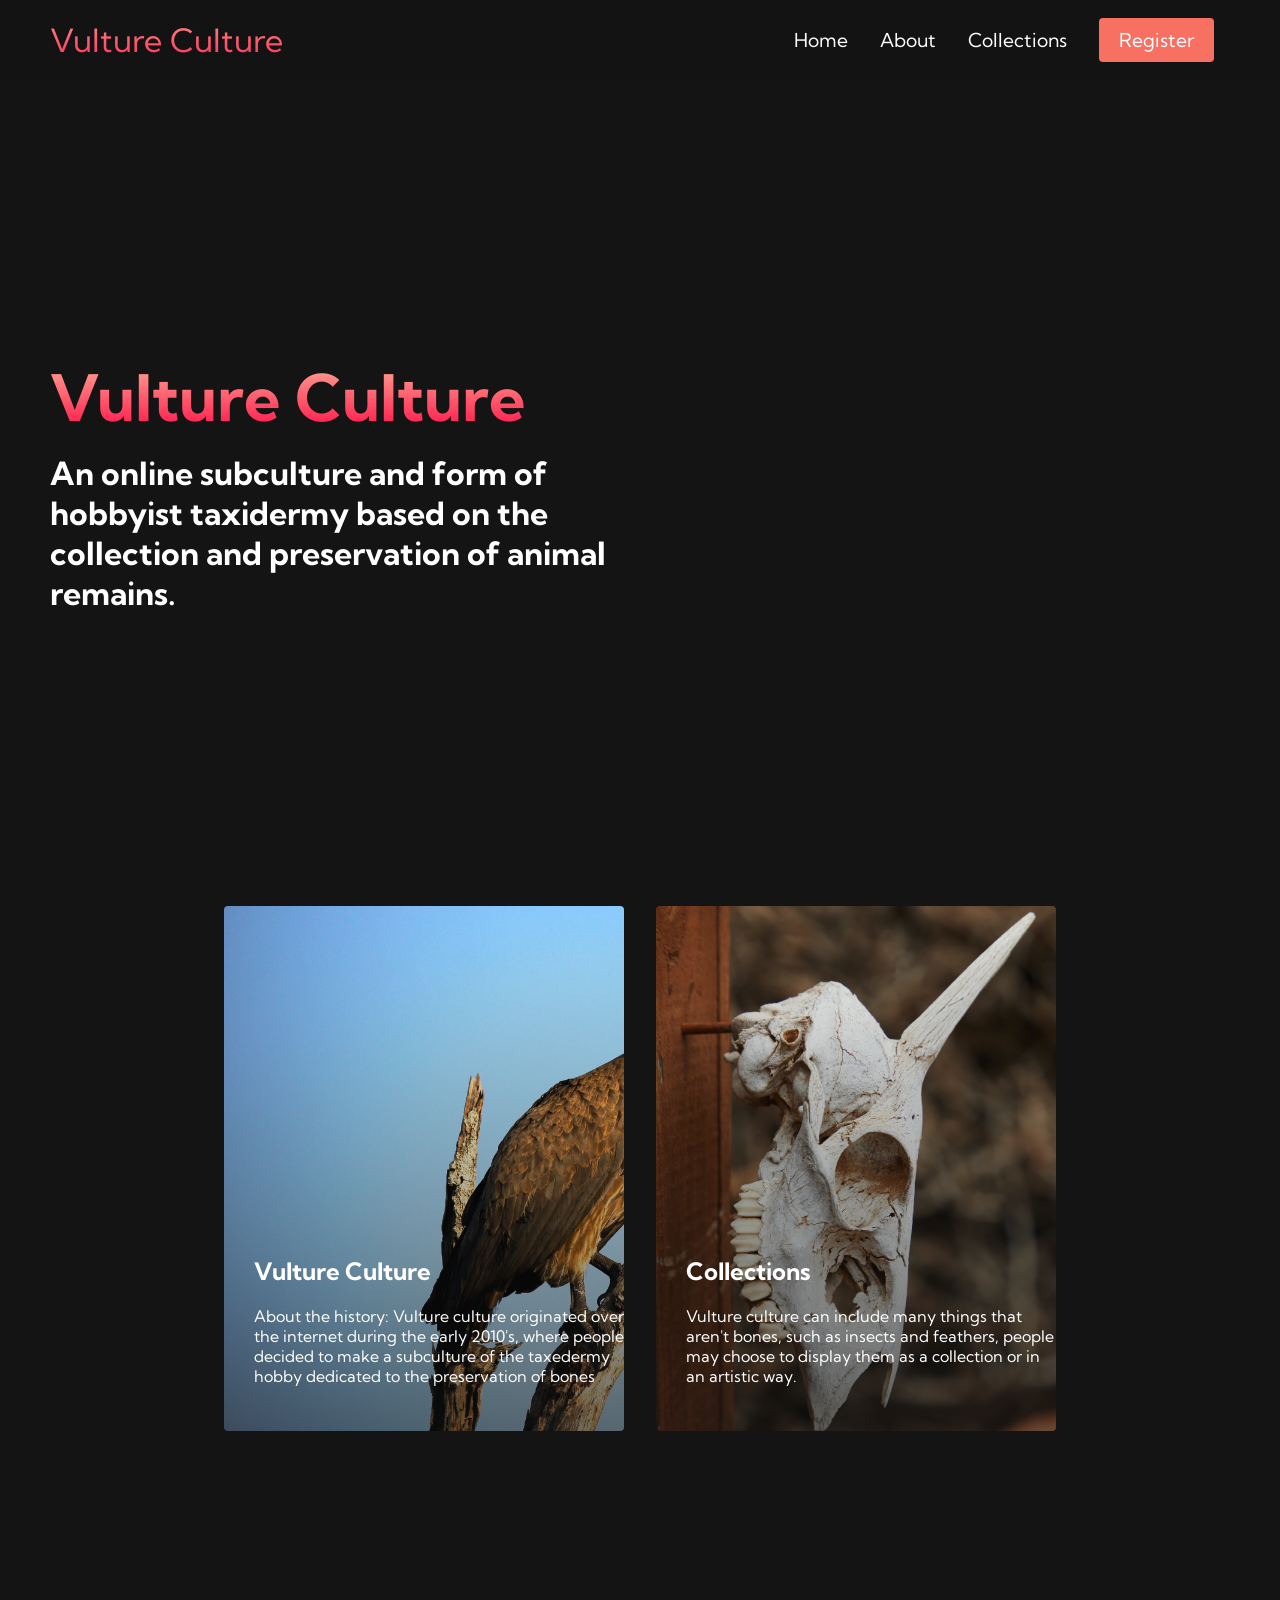
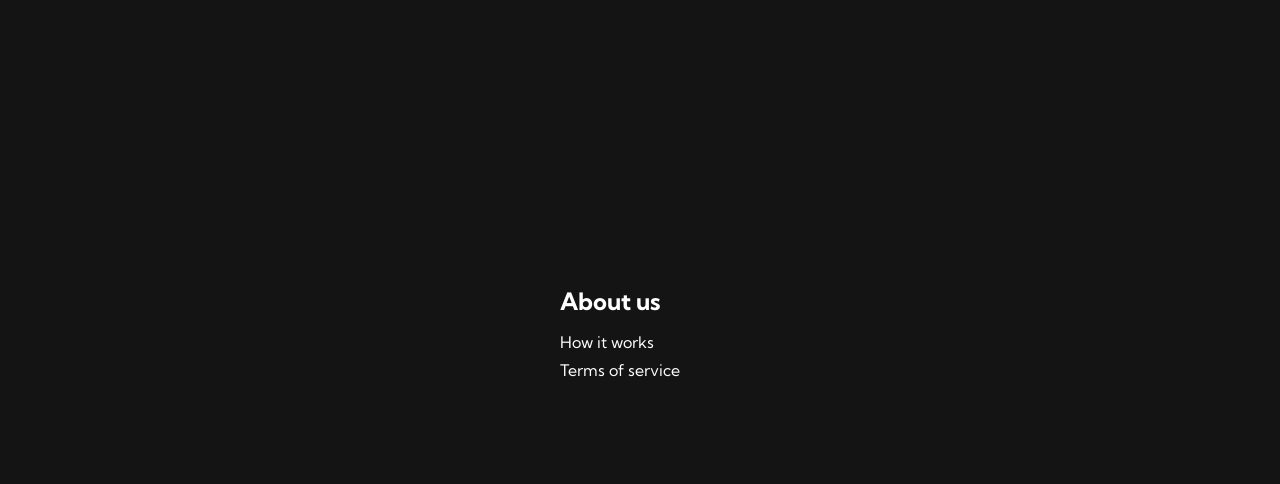
<file: index.html>
<!DOCTYPE html>
<html lang="en">
  <head>
    <meta charset="UTF-8" />
    <meta http-equiv="X-UA-Compatible" content="IE=edge" />
    <meta name="viewport" content="width=device-width, initial-scale=1.0" />
    <title>website</title>
    <link rel="stylesheet" href="styles.css" />
    <link rel="preconnect" href="https://fonts.googleapis.com" />
    <link rel="preconnect" href="https://fonts.gstatic.com" crossorigin />
    <link
      href="https://fonts.googleapis.com/css2?family=Kumbh+Sans:wght@400;700&display=swap"
      rel="stylesheet"
    />
  </head>
  <body>
    <nav class="navbar">
      <div class="navbar__container">
        <a href="/" id="navbar__logo">Vulture Culture</a>
        <div class="navbar__toggle" id="mobile-menu">
          <span class="bar"></span>
          <span class="bar"></span>
          <span class="bar"></span>
        </div>
        <ul class="navbar__menu">
          <li class="navbar__item">
            <a href="/" class="navbar__links"> Home </a>
          </li>
          <li class="navbar__item">
            <a href="/history.html" class="navbar__links"> About </a>
          </li>
          <li class="navbar__item">
            <a href="/uses.html" class="navbar__links"> Collections </a>
          </li>
          <li class="navbar__btn">
            <a href="/login.html" class="button"> Register </a>
          </li>
        </ul>
      </div>
    </nav>

    <!-- hero section-->
    <div class="main">
      <div class="main__container">
        <div class="main__content">
          <h1>Vulture Culture</h1>
          <p>
            An online subculture and form of hobbyist taxidermy based on the
            collection and preservation of animal remains.
          </p>
        </div>
        <div class="main_img--container">
          <!--<img src="images/pic1.svg" alt="pic" id="main__img" /> -->
        </div>
      </div>
    </div>

    <!-- services section -->
    <div class="services">
      <div class="services__container">
        <div class="services__card">
          <h2>Vulture Culture</h2>
          <p>
            About the history: Vulture culture originated over the internet
            during the early 2010's, where people decided to make a subculture
            of the taxedermy hobby dedicated to the preservation of bones
          </p>
        </div>
        <div class="services__card">
          <h2>Collections</h2>
          <p>
            Vulture culture can include many things that aren't bones, such as
            insects and feathers, people may choose to display them as a
            collection or in an artistic way.
          </p>
        </div>
      </div>
    </div>

    <!-- footer section-->
    <div class="footer__container">
      <div class="footer__links">
        <div class="footer__link--wrapper">
          <div class="footer__link--items">
            <h2>About us</h2>
            <a href="/">How it works</a>
            <a href="/">Terms of service</a>
          </div>
        </div>
      </div>
    </div>
  </body>
</html>
</file>
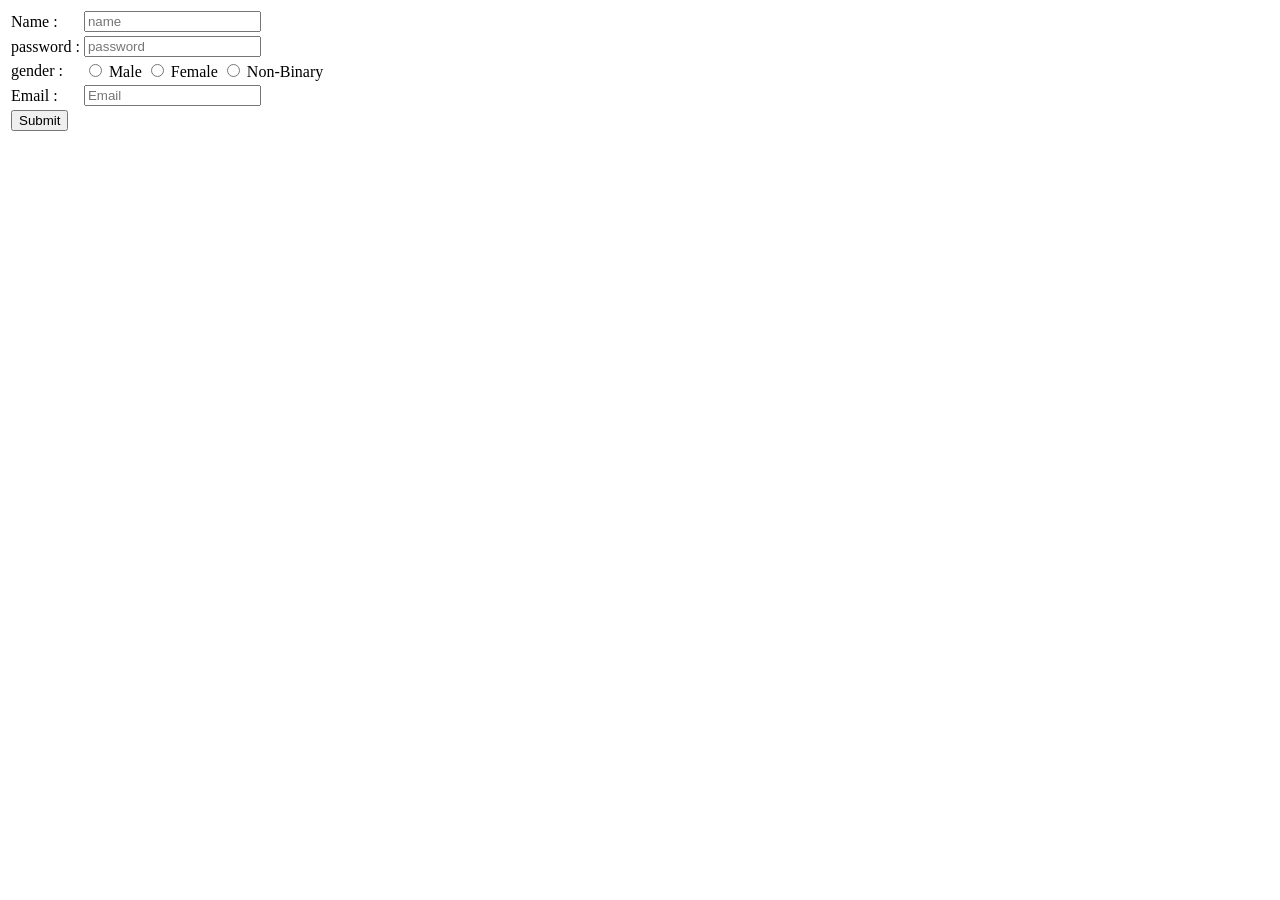
<file: login.html>
<!DOCTYPE html>
<html lang="en">
  <head>
    <meta charset="UTF-8" />
    <meta http-equiv="X-UA-Compatible" content="IE=edge" />
    <meta name="viewport" content="width=device-width, initial-scale=1.0" />
    <title>Register form</title>
  </head>
  <body>
    <form action="insert.php" method="POST">
      <table>
        <tr>
          <td>Name :</td>
          <td>
            <input type="text" placeholder="name" name="username" required />
          </td>
        </tr>
        <tr>
          <td>password :</td>
          <td>
            <input
              type="password"
              placeholder="password"
              name="password"
              required
            />
          </td>
        </tr>
        <tr>
          <td>gender :</td>
          <td>
            <input type="radio" name="gender" value="m" required /> Male
            <input type="radio" name="gender" value="f" required /> Female
            <input type="radio" name="gender" value="n" required /> Non-Binary
          </td>
        </tr>
        <tr>
          <td>Email :</td>
          <td>
            <input type="mail" placeholder="Email" name="email" required />
          </td>
        </tr>
        <tr>
          <td>
            <input type="Submit" value="Submit" name="submituserdetails" />
          </td>
        </tr>
      </table>
    </form>
  </body>
</html>
</file>
<file: styles.css>
* {
  box-sizing: border-box;
  margin: 0;
  padding: 0;
  font-family: "Kumbh Sans", sans-serif;
}

.navbar {
  background: #131313;
  height: 80px;
  display: flex;
  justify-content: center;
  align-items: center;
  font-size: 1.2rem;
  position: sticky;
  top: 0;
  z-index: 999;
}

.navbar__container {
  display: flex;
  justify-content: space-between;
  height: 80px;
  z-index: 1;
  width: 100%;
  max-width: 1300px;
  margin: 0 auto;
  padding: 0 50px;
}

#navbar__logo {
  background-color: #ff8177;
  background-image: linear-gradient(to top, #ff0844 0%, #ffb199 100%);
  background-size: 100%;
  -webkit-background-clip: text;
  -moz-background-clip: text;
  -webkit-text-fill-color: transparent;
  -moz-text-fill-color: transparent;
  display: flex;
  align-items: center;
  cursor: pointer;
  text-decoration: none;
  font-size: 2rem;
}
.fa.gem {
  margin-right: 0.5rem;
}

.navbar__menu {
  display: flex;
  align-items: center;
  list-style: none;
  text-align: center;
}

.navbar__item {
  height: 80px;
}

.navbar__links {
  color: #fff;
  display: flex;
  align-items: center;
  justify-content: center;
  text-decoration: none;
  padding: 0 1rem;
  height: 100%;
}

.navbar__btn {
  display: flex;
  justify-content: center;
  align-items: center;
  padding: 0 1rem;
  width: 100%;
}

.button {
  justify-content: center;
  align-items: center;
  text-decoration: none;
  padding: 10px 20px;
  height: 100%;
  width: 100%;
  border: none;
  outline: none;
  border-radius: 4px;
  background: #f77062;
  color: #fff;
}

.button:hover {
  background: beige;
  transition: all 0.3s ease;
}

.navbar__links:hover {
  background: beige;
  transition: all 0.3s ease;
}

/*hero section */

.main {
  background-color: #141414;
}

.main__container {
  display: grid;
  grid-template-columns: 1fr 1fr;
  align-items: center;
  justify-self: center;
  margin: 0 auto;
  height: 90vh;
  background-color: #141414;
  z-index: 1;
  width: 100%;
  max-width: 1300px;
  padding: 0 50px;
}

.main__content h1 {
  font-size: 4rem;
  background-color: #ff8177;
  background-image: linear-gradient(to top, #ff0844 0%, #ffb199 100%);
  background-size: 100%;
  -webkit-background-clip: text;
  -moz-background-clip: text;
  -webkit-text-fill-color: transparent;
  -moz-text-fill-color: transparent;
}

.main__content h2 {
  font-size: 4rem;
  background-color: #ff8177;
  background-image: linear-gradient(to top, #b721ff 0%, #21d4fd 100%);
  background-size: 100%;
  -webkit-background-clip: text;
  -moz-background-clip: text;
  -webkit-text-fill-color: transparent;
  -moz-text-fill-color: transparent;
}

.main__content p {
  margin-top: 1rem;
  font-size: 2rem;
  font-weight: 700;
  color: #fff;
}

.main__bttn {
  font-size: 1rem;
  background-image: linear-gradient(to top, #f77062 0%, #fe5196 100%);
  padding: 14px 32px;
  border: none;
  border-radius: 4px;
  color: #fff;
  margin-top: 2rem;
  cursor: pointer;
  position: relative;
  transition: all 0.35s;
  outline: none;
}

.main__bttn a {
  position: relative;
  z-index: 2;
  color: #fff;
  text-decoration: none;
}

.main__bttn:after {
  position: absolute;
  content: "";
  top: 0;
  left: 0;
  width: 0;
  height: 100%;
  background: #4837ff;
  transition: all 0.35s;
  border-radius: 4px;
}

.main__bttn:hover {
  color: #fff;
}

.main__bttn:hover:after {
  width: 100%;
}

.main__img--container {
  text-align: center;
}

#main__img {
  height: 80%;
  width: 80%;
}

/*mobile responsiveness */
@media screen and (max-width: 760px) {
  .main__container {
    display: grid;
    grid-template-columns: auto;
    align-items: center;
    justify-self: center;
    width: 100%;
    margin: 0 auto;
    height: 90vh;
  }

  .main__content {
    text-align: center;
    margin-bottom: 4rem;
  }

  .main__content h1 {
    font-size: 2.5rem;
    margin-top: 2rem;
  }

  .main__content h2 {
    font-size: 3rem;
  }

  .main__content p {
    margin-top: 1rem;
    font-size: 1.5rem;
  }
}

@media screen and (max-width: 480px) {
  .main__content h1 {
    font-size: 2rem;
    margin-top: 3rem;
  }

  .main__content h2 {
    font-size: 2rem;
  }

  .main__content p {
    margin-top: 2rem;
    font-size: 1.5rem;
  }

  .main__btn {
    padding: 12px 36px;
    margin: 2.5rem 0;
  }
}

/*services section css */

.services {
  background: #141414;
  display: flex;
  flex-direction: column;
  align-items: center;
  height: 100vh;
}

.services h1 {
  background-color: #ff8177;
  background-image: linear-gradient(
    to right,
    #ff8177 0%,
    #ff867a 0%,
    #ff8c7f 21%,
    #f99185 52%,
    #cf556c 78%,
    #b12a5b 100%
  );
  background-size: 100%;
  margin-bottom: 5rem;
  font-size: 2.5rem;
  -webkit-background-clip: text;
  -moz-background-clip: text;
  -webkit-text-fill-color: transparent;
  -moz-text-fill-color: transparent;
}

.services__container {
  display: flex;
  justify-content: center;
  flex-wrap: wrap;
}

.services__card {
  margin: 1rem;
  height: 525px;
  width: 400px;
  border-radius: 4px;
  background-image: linear-gradient(
      to bottom,
      rgba(0, 0, 0, 0) 0%,
      rgba(17, 17, 17, 0.6) 100%
    ),
    url("/images/pic2.jpg");
  background-size: cover;
  position: relative;
  color: #fff;
}

.to__uses {
  height: 80px;
}

.uses__link {
  color: #fff;
  display: flex;
  align-items: center;
  justify-content: center;
  text-decoration: none;
  padding: 0 1rem;
  height: 100%;
}
.services__card:nth-child(2) {
  background-image: linear-gradient(
      to bottom,
      rgba(0, 0, 0, 0) 0%,
      rgba(17, 17, 17, 0.6) 100%
    ),
    url("/images/pic3.jpg");
}

.services h2 {
  position: absolute;
  top: 350px;
  left: 30px;
}

.services__card p {
  position: absolute;
  top: 400px;
  left: 30px;
}

.services__card button {
  color: #fff;
  padding: 10px 20px;
  border: none;
  outline: none;
  border-radius: 4px;
  background: #f77062;
  position: absolute;
  top: 440px;
  left: 30px;
  font-size: 1rem;
  cursor: pointer;
}

.services__card:hover {
  transform: scale(1.075);
  transition: 0.2s ease-in;
  cursor: pointer;
}

@media screen and (max-width: 960px) {
  .services {
    height: 1600px;
  }
  .services h1 {
    font-size: 2rem;
    margin-top: 12rem;
  }
}

@media screen and (max-width: 480px) {
  .services {
    height: 1400px;
  }
  .services h1 {
    font-size: 1.2rem;
  }

  .services__card {
    width: 300px;
  }
}

/* footer */
.footer__container {
  background-color: #141414;
  padding: 5rem 0;
  display: flex;
  flex-direction: column;
  justify-content: center;
  align-items: center;
}

#footer__logo {
  color: #fff;
  display: flex;
  align-items: center;
  cursor: pointer;
  text-decoration: none;
  font-size: 2rem;
}

.footer__links {
  width: 100%;
  max-width: 1000px;
  display: flex;
  justify-content: center;
}

.footer__link--wrapper {
  display: flex;
}

.footer__link--items {
  display: flex;
  flex-direction: column;
  align-items: flex-start;
  margin: 16px;
  text-align: left;
  width: 160px;
  box-sizing: border-box;
}

.footer__link--items h2 {
  margin-bottom: 16px;
}

.footer__link--items > h2 {
  color: #fff;
}

.footer__link--items a {
  color: #fff;
  text-decoration: none;
  margin-bottom: 0.5rem;
}

.footer__link--item a:hover {
  color: #e9e9e9;
  transition: 0.3s ease-out;
}

@media screen and (max-width: 820px) {
  .footer__links {
    padding-top: 2rem;
  }
  #footer__logo {
    margin-bottom: 2rem;
  }

  .footer__link--wrapper {
    flex-direction: column;
  }
}

@media screen and (max-width: 480px) {
  .footer__link--items {
    margin: 0;
    padding: 10px;
    width: 100%;
  }
}
</file>
